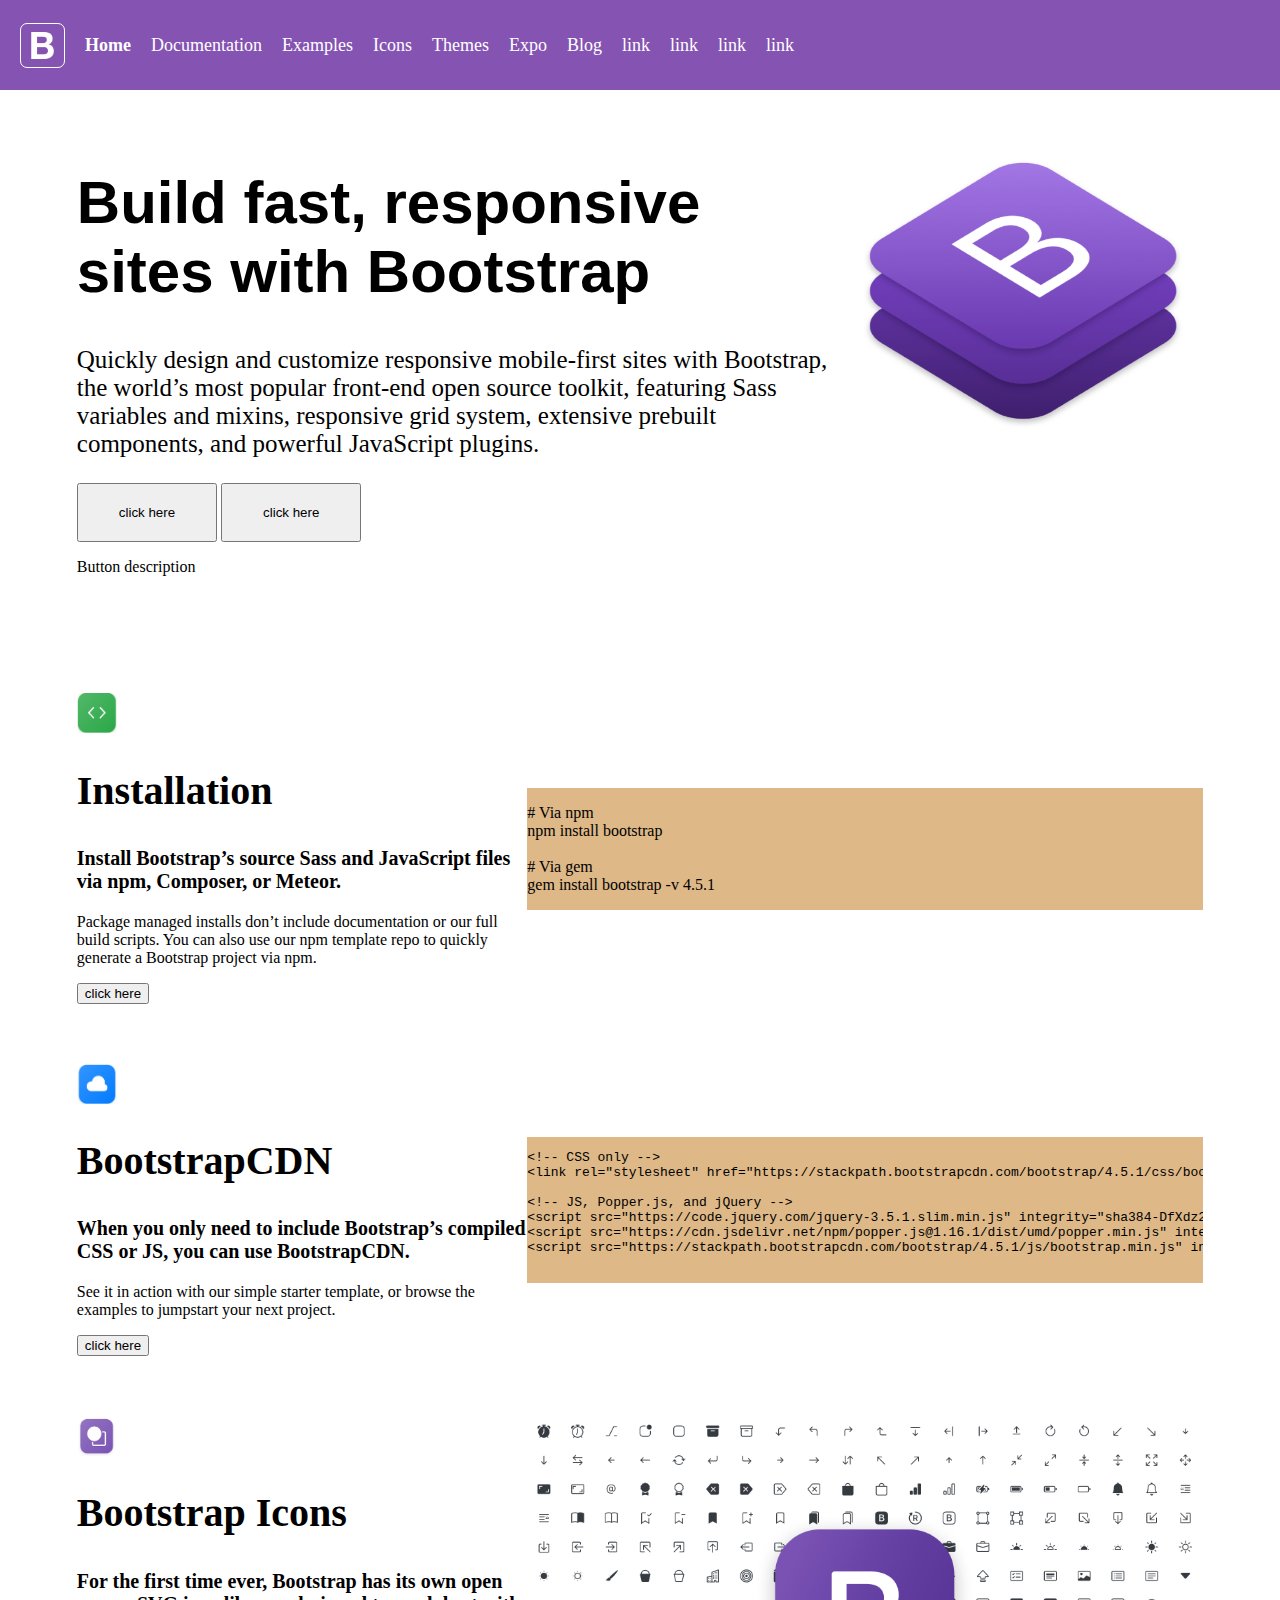
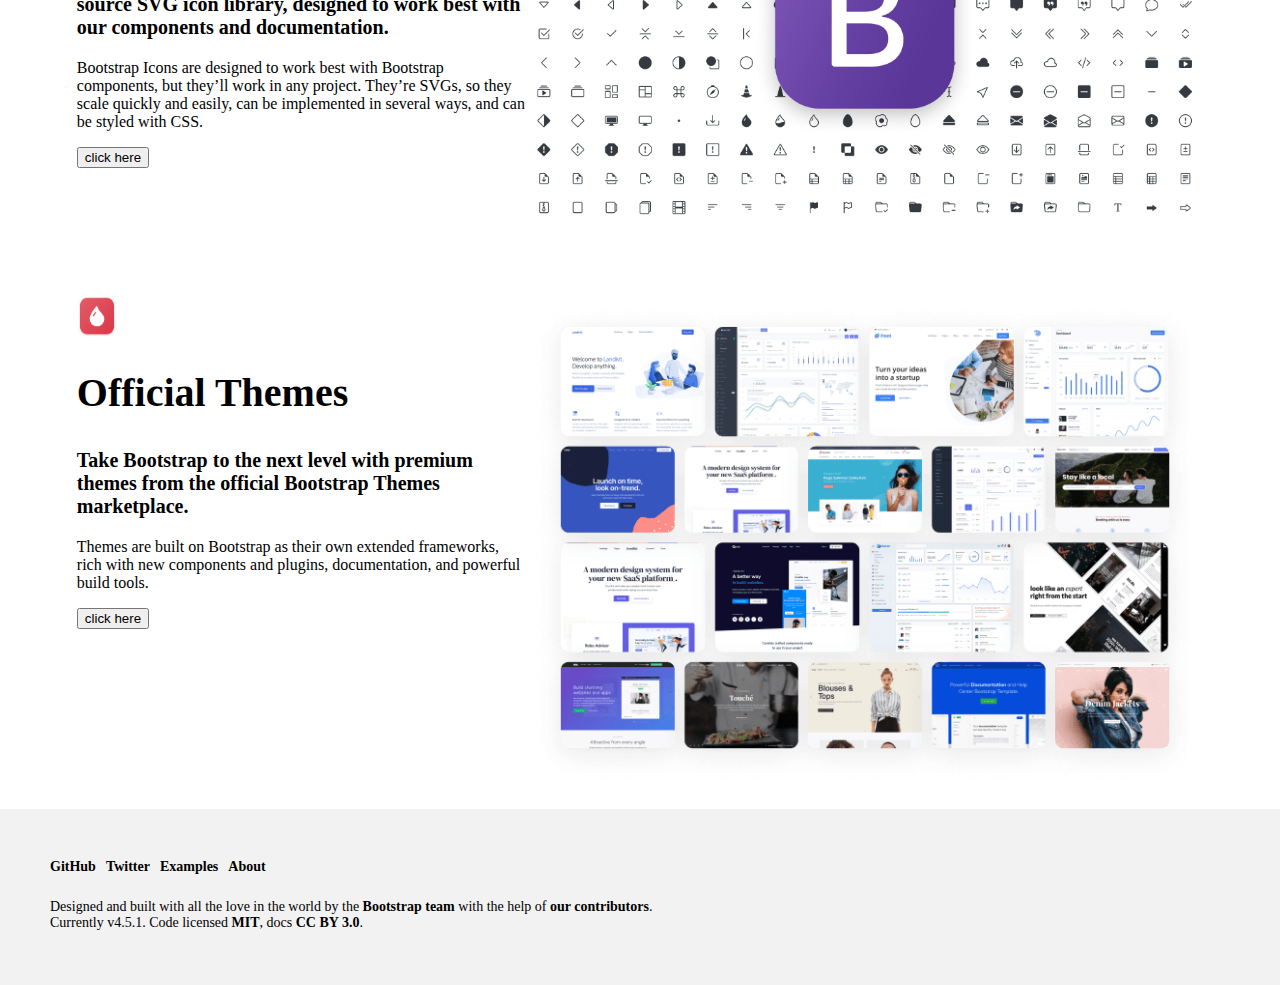
<file: precourse-part-2/bootstrap-clone/index.html>
<html>
<head>
  <meta charset="UTF-8">
  <title>Bootstrap Clone</title>
  <link rel="stylesheet" type="text/css" href="style.css">
</head>

<body>
  <!--       ----------------banner----------------------             -->
	<div class="banner-menu">
    <div id="banner-box-left" class="links-box left banner-box">
      <a><img src="Bootstrap-icon.png" name="bootstrap-icon" id="bootstrap-icon"></a>
      <a><strong>Home</strong></a>
      <a>Documentation</a>
      <a>Examples</a>
      <a>Icons</a>
      <a>Themes</a>
      <a>Expo</a>
      <a>Blog</a>
      
    </div>
    <div id="banner-box-right" class="links-box right">
      <a>link</a>
      <a>link</a>
      <a>link</a>
      <a>link</a>
    </div>
  </div>
  <!--       ----------------main section----------------------             -->
  <div class="main">
    <div class="primary-offer-box">
      <div class="primary-offer left">
        <h1>Build fast, responsive sites with Bootstrap</h1>
        <p>Quickly design and customize responsive mobile-first sites with Bootstrap, the world’s most popular front-end open source toolkit, featuring Sass variables and mixins, responsive grid system, extensive prebuilt components, and powerful JavaScript plugins.</p>
      </div>
      
      <div class="primary-offer-image-box left">
        <img class="primary-offer-image left" src="bootstrap-stacked-icon.png">
      </div>
    </div>
   
    <div class="primary-offer-button-box">
      <input type="submit" class="primary-offer-button" value="click here">
      <input type="submit" class="primary-offer-button" value="click here">
      <p>Button description</p>
    </div>
    
    <div class="secondary-offer-box">
      <div class="secondary-offer left">
        <img class="app-image" src="bootstrap-html-icon.png" height="40" width="40">
        <h2>Installation</h2>
        <h3>Install Bootstrap’s source Sass and JavaScript files via npm, Composer, or Meteor.</h3>
        <p>Package managed installs don’t include documentation or our full build scripts. You can also use our npm template repo to quickly generate a Bootstrap project via npm.</p>
        <input type="submit" value="click here" class="secondary-offer-button">
      </div>
      <div class="secondary-offer-image-box">
        <div class="secondary-offer-code">
          <p># Via npm<br>npm install bootstrap<br><br># Via gem<br>gem install bootstrap -v 4.5.1</p>
        </div>
      </div>
    </div>

    <div class="secondary-offer-box">
      <div class="secondary-offer left">
        <img class="app-image" src="bootstrap-cloud-icon.png" height="40" width="40">
        <h2>BootstrapCDN</h2>
        <h3>When you only need to include Bootstrap’s compiled CSS or JS, you can use BootstrapCDN.</h3>
        <p>See it in action with our simple starter template, or browse the examples to jumpstart your next project.</p>
        <input type="submit" value="click here" class="secondary-offer-button">
      </div>
      <div class="secondary-offer-image-box left">
        <div class="secondary-offer-code">
          <pre>
&lt;!-- CSS only --&gt;
&lt;link rel="stylesheet" href="https://stackpath.bootstrapcdn.com/bootstrap/4.5.1/css/bootstrap.min.css" integrity="sha384-VCmXjywReHh4PwowAiWNagnWcLhlEJLA5buUprzK8rxFgeH0kww/aWY76TfkUoSX" crossorigin="anonymous"&gt;
            
&lt;!-- JS, Popper.js, and jQuery --&gt;
&lt;script src="https://code.jquery.com/jquery-3.5.1.slim.min.js" integrity="sha384-DfXdz2htPH0lsSSs5nCTpuj/zy4C+OGpamoFVy38MVBnE+IbbVYUew+OrCXaRkfj" crossorigin="anonymous"&gt;&lt;/script&gt;
&lt;script src="https://cdn.jsdelivr.net/npm/popper.js@1.16.1/dist/umd/popper.min.js" integrity="sha384-9/reFTGAW83EW2RDu2S0VKaIzap3H66lZH81PoYlFhbGU+6BZp6G7niu735Sk7lN" crossorigin="anonymous"&gt;&lt;/script&gt;
&lt;script src="https://stackpath.bootstrapcdn.com/bootstrap/4.5.1/js/bootstrap.min.js" integrity="sha384-XEerZL0cuoUbHE4nZReLT7nx9gQrQreJekYhJD9WNWhH8nEW+0c5qq7aIo2Wl30J" crossorigin="anonymous"&gt;&lt;/script&gt;
          </pre>
        </div>
      </div>
    </div>

    <div class="secondary-offer-box">
      <div class="secondary-offer left">
        <img class="app-image" src="bootstrap-icons-icon.png" height="40" width="40">
        <h2>Bootstrap Icons</h2>
        <h3>For the first time ever, Bootstrap has its own open source SVG icon library, designed to work best with our components and documentation.</h3>
        <p>Bootstrap Icons are designed to work best with Bootstrap components, but they’ll work in any project. They’re SVGs, so they scale quickly and easily, can be implemented in several ways, and can be styled with CSS.</p>
        <input type="submit" value="click here" class="secondary-offer-button">
      </div>
      <div class="secondary-offer-image-box left">
        <img class="secondary-offer-image" src="bootstrap-icons-in-back.png">
      </div>
    </div>

    <div class="secondary-offer-box">
      <div class="secondary-offer left">
        <img class="app-image" src="bootstrap-themes-icon.png" height="40" width="40">
        <h2>Official Themes</h2>
        <h3>Take Bootstrap to the next level with premium themes from the official Bootstrap Themes marketplace.</h3>
        <p>Themes are built on Bootstrap as their own extended frameworks, rich with new components and plugins, documentation, and powerful build tools.</p>
        <input type="submit" value="click here" class="secondary-offer-button">
      </div>
      <div class="secondary-offer-image-box left">
        <img class="secondary-offer-image" src="bootstrap-themes.png">
      </div>
    </div>
  </div>
  <!--       ----------------footer----------------------             -->
  <div class="footer">
    <div class="links-box">
      <a>GitHub</a> 
      <a>Twitter</a> 
      <a>Examples</a>
      <a>About</a>
    </div>
    <p>Designed and built with all the love in the world by the <span><strong>Bootstrap team</strong></span> with the help of <span><strong>our contributors</strong></span>.
      <br>
      Currently v4.5.1. Code licensed <span><strong>MIT</strong></span>, docs <span><strong>CC BY 3.0</strong></span>.</p>
  </div>





</body>
</html>
</file>
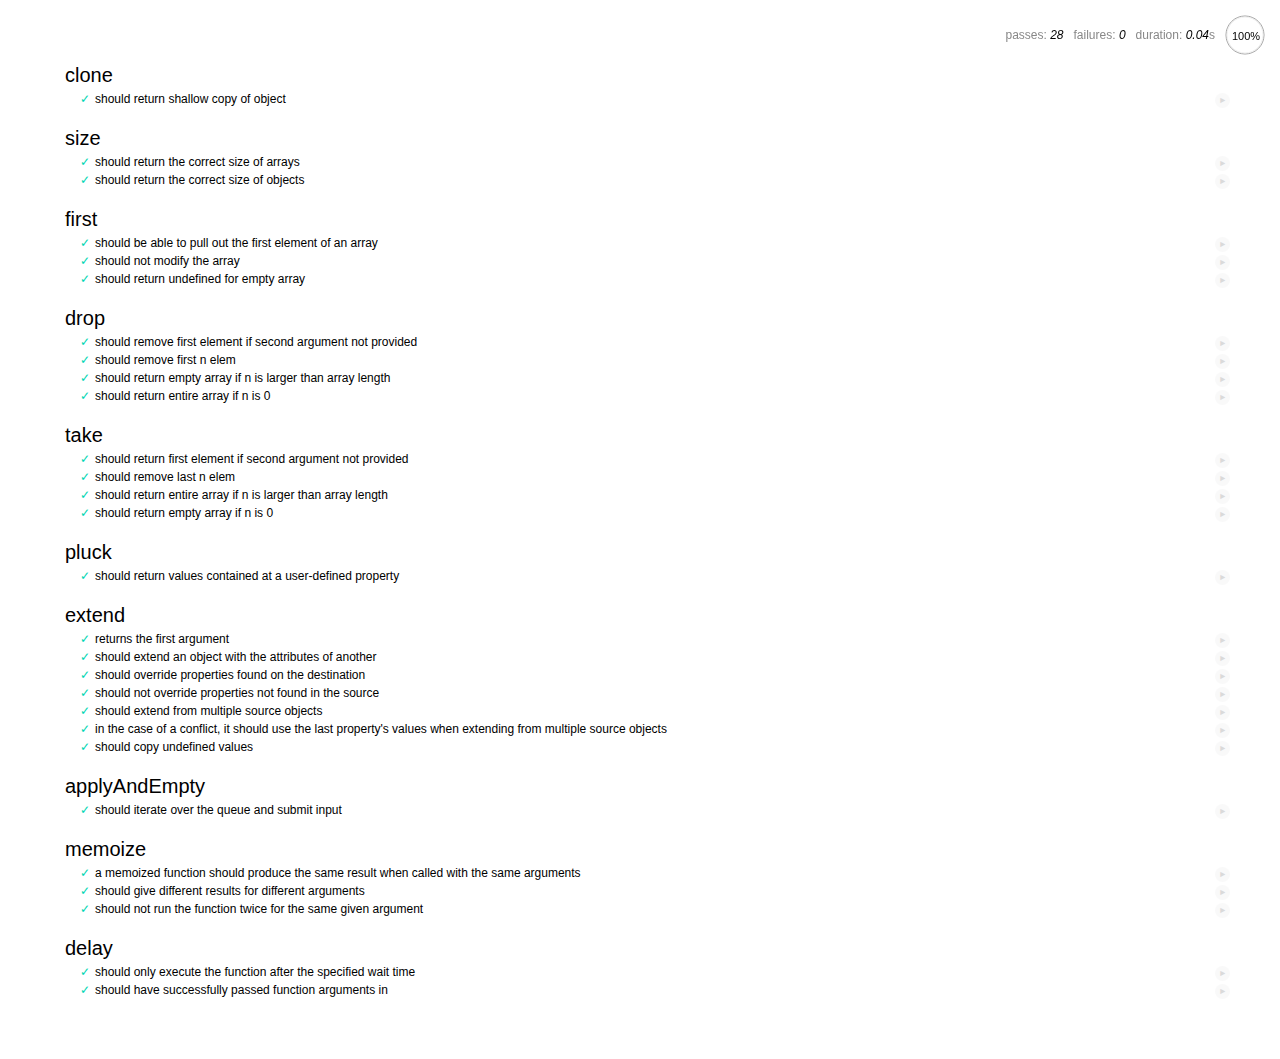
<file: precourse-part-2/fundamentals/index.html>
<html>
<head>
  <meta charset="UTF-8">
  <title>JS-Fundamental Test Suite</title>
  <link rel="stylesheet" href="test/lib/mocha/mocha.css" />
</head>
<script src="test/lib/scroll.js"></script>
<body onload="loadScroll()" onunload="saveScroll()">
  <div id="mocha"></div>
  <!-- <script src="test/lib/jquery/dist/jquery.js"></script> -->
  <script src="test/lib/sinonjs/sinon.js"></script>
  <script src="test/lib/mocha/mocha.js"></script>
  <script>mocha.setup('bdd')</script>
  <script src="test/lib/expect/index.js"></script>
  <script src="src/main.js"></script>
  <script src="test/index.js"></script>
  <script>
    mocha.globals();
    if (window.mochaPhantomJS) { mochaPhantomJS.run(); }
    else { mocha.run(); }
  </script>
</body>
</html>
</file>
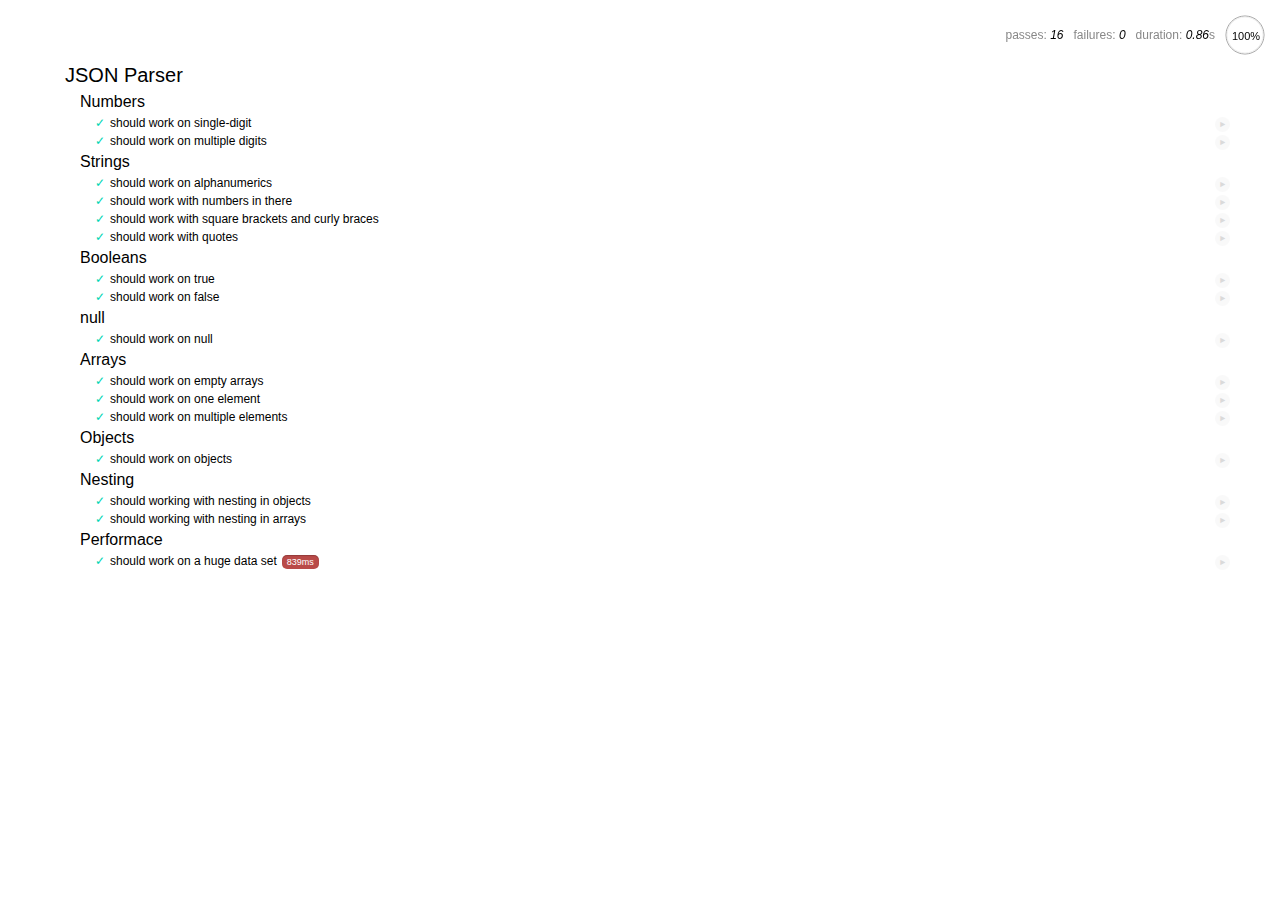
<file: precourse-part-3/json-parser/index.html>
<html>
<head>
  <meta charset="UTF-8">
  <title>JSON Parser</title>
  <link rel="stylesheet" href="test/lib/mocha/mocha.css" />
</head>
<script src="test/lib/scroll.js"></script>
<body onload="loadScroll()" onunload="saveScroll()">
  <div id="mocha"></div>
  <!-- <script src="test/lib/jquery/dist/jquery.js"></script> -->
  <script src="test/lib/mocha/mocha.js"></script>
  <script>mocha.setup('bdd')</script>
  <script src="test/lib/expect/index.js"></script>
  <script src="src/main.js"></script>
  <script src="test/test.js"></script>
  <script>
    mocha.globals();
    mocha.run();
  </script>
</body>
</html>
</file>
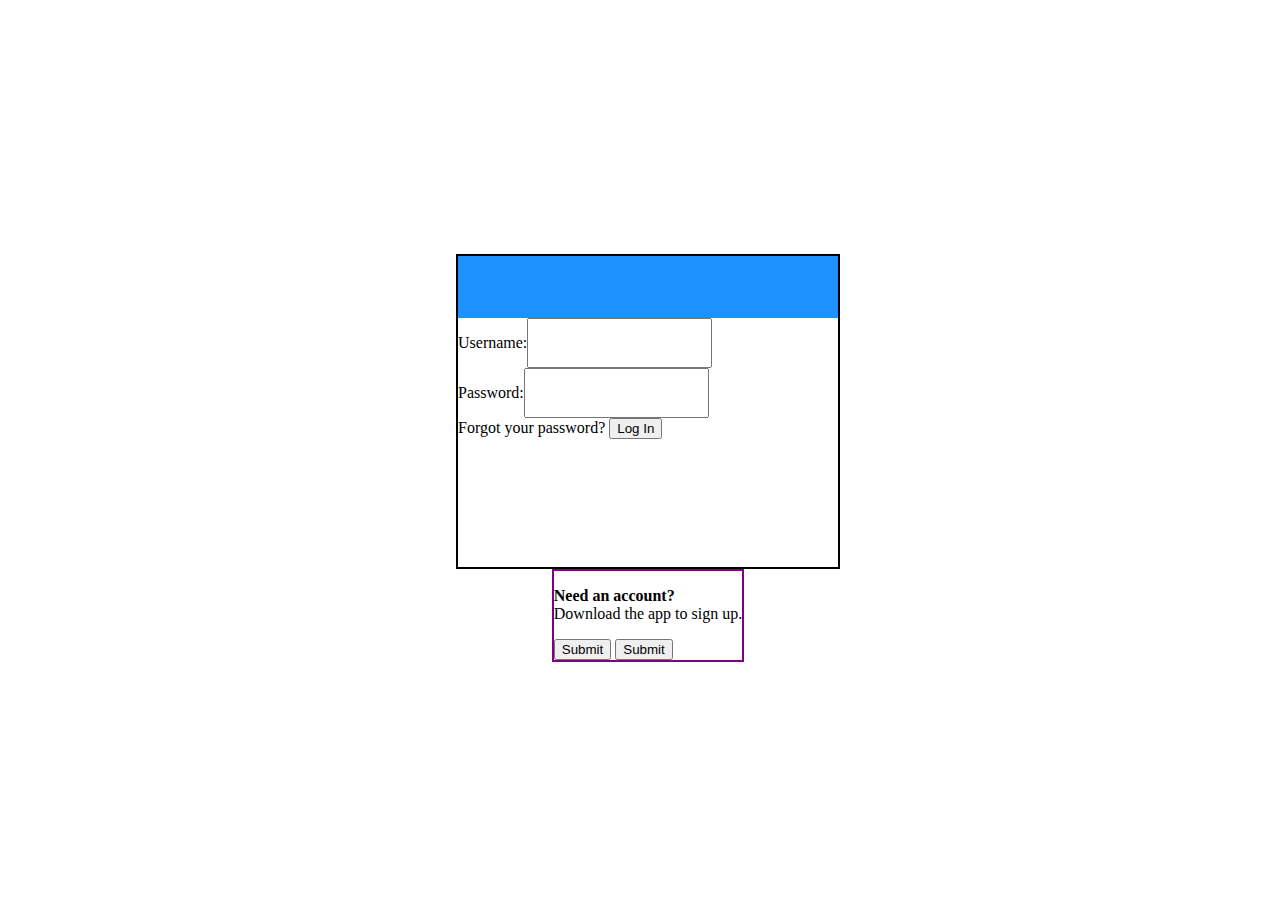
<file: precourse-part-3/instagram-clone/client/index.html>
<html>
<head>
  <meta charset="UTF-8">
  <title>Instagram Login</title>
  <script type='text/javascript' src='index.js'></script>
  <link rel="stylesheet" type="text/css" href="index.css">
</head>
<body>

	<!-- CODE HERE-->
  <div class="login-box">
    <div class="login-box-header">
      <img name="instagram-logo" class="instagram-logo">
    </div>
    <div class="login-main">
      <div class="username-container">
        <p>Username:</p>
        <input id="username-input" type="text" width="60">
      </div>
      <div class="password-container">
        <p>Password:</p>
        <input id="password-input" type="password" width="60">
      </div>
      <div class="forgot-and-login-container">
        <a class="forgot-link left">Forgot your password?</a>
        <input id="login-button" onclick="checkUsernamePasswordCombo();" type="submit" class="login-button" value="Log In">
      </div>
    </div>
  </div>

  <div class="under-login-container">
    <p><strong>Need an account?</strong><br>Download the app to sign up.</p>
    <div class="button-container">
      <input type="submit" class="apple">
      <input type="submit" class="google">
    </div>
  </div>


</body>
</html>
</file>
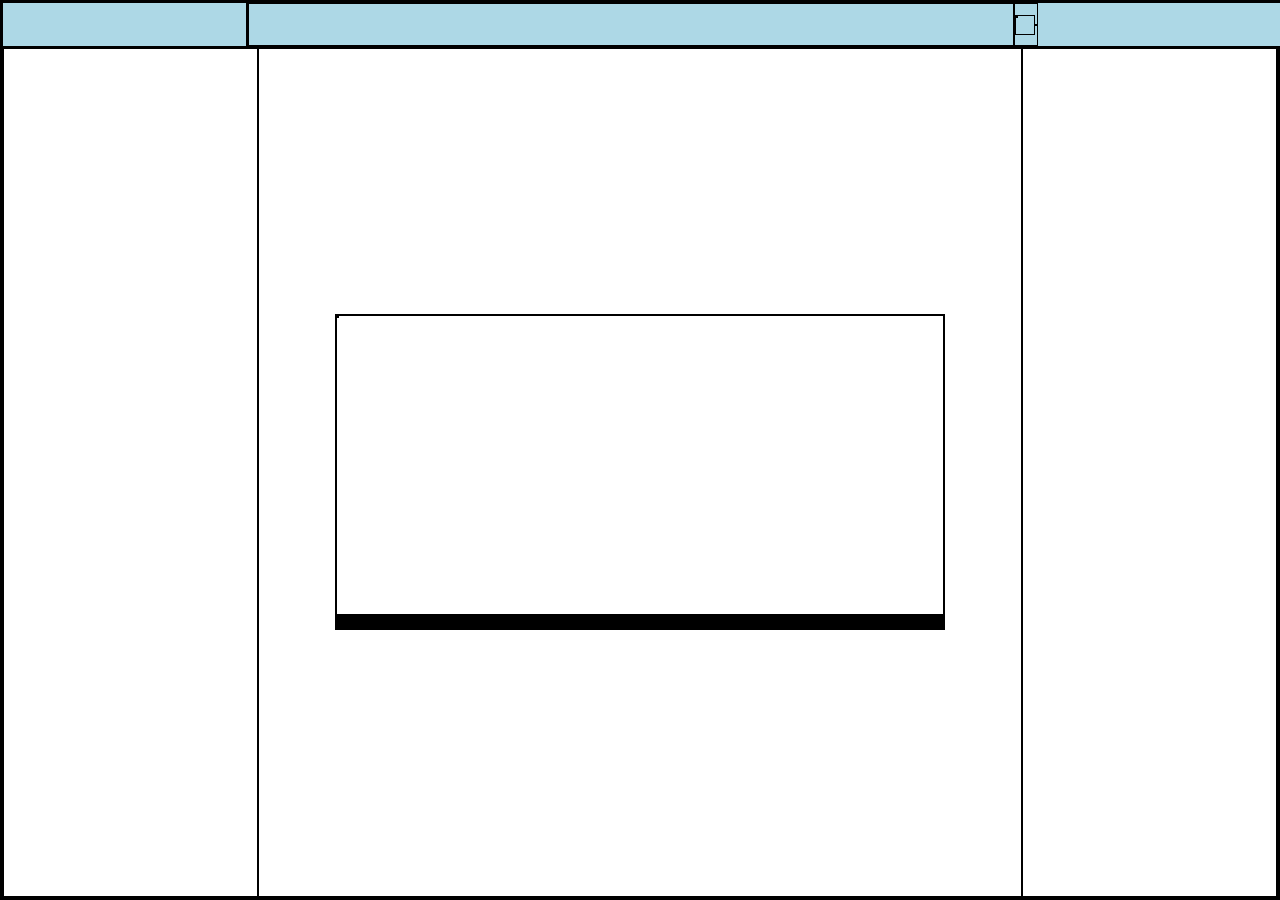
<file: precourse-part-3/instagram-clone/client/feed.html>
<html>
<head>
  <meta charset="UTF-8">
  <title>Instagram Feed</title>
  <script type='text/javascript' src='feed.js'></script>
  <link rel="stylesheet" type="text/css" href="feed.css">
</head>
<body>
  <!-- CODE HERE-->
  <!-- header -->
  <div class="header-box">
    <div class="home-button"></div>
    <div class="instagram-logo-box"></div>
    <div class="user-container">
      <div class="user-profile-picture-box">
        <img>
      </div>
      <p class="user"></p>
    </div>
  </div>

  <!-- main-body -->
  <div class="main-body">
    <!-- left bar -->
    <div class="left-bar"></div>

    <!-- central feed -->
    <div class="feed">
      <div class="feed-element">
        <div class="feed-element-image-box">
          <img >
        </div>
        <div class="image-footer-box">
          <div class="like-button"></div>
          <div class="like-list"></div>
          <div class="element-options"></div>
        </div>
        <div class="feed-element-text-box">
          <div class="post-user-icon"></div>
          <div class="post-text"></div>
        </div>
      </div>




    </div>

    <!-- right bar -->
    <div class="right-bar"></div>
  </div>
  

  
  





</body>
</html>
</file>
<file: precourse-part-2/bootstrap-clone/style.css>
* {
    box-sizing: border-box;
}
body {
    background-color: white;
    margin: 0 0;
}
h1 {
    font-size: 60;
    font-family: sans-serif;
}
h2 {
    font-size: 40;
}
h3 {
    font-size: 20;
}
p {
    font-size: 16;
}
.primary-offer p {
    font-size: 25;
}
.banner-menu {
    height: 10%;
    width: 100%;
    position: fixed;
    z-index: 2;
    top: 0px;
    display: inline-flex;
    background-color: rgb(133, 84, 179);
    align-items: center;
    padding: 0px 10px;
    
}
.banner-menu a {
    font-size: 18px;
    padding: 0px 10px;
    color: white;
}
.footer {
    padding: 40px 50px;
}
.footer a {
    font-size: 14px;
    padding: 0px 10px 0px 0px;
    color: black;
    font-weight: 600;
}
.footer p {
    font-size: 14;
}
.links-box {
    display: inline-flex;
    margin: 10px 0px;
    align-items: center;
}
.left {
    float: left;
}
.right {
    float: right;
}
.flex-right {
    right: 0%;
}
.main {
    margin: 10% 6% 0% 6%;
    width: 88%;
    position: relative;
    z-index: 1;
    display: inline-block;
}
.primary-offer-box {
    width: 100%;
    height: fit-content;
    position: relative;
    display: inline-block;
}
.primary-offer {
    width: 68%;
    height: 80%;
}
.primary-offer-image-box {
    width: 32%;
    height: 80%;
    display: inline-flex;
    justify-content: center;
    align-items: center;
    position: relative;
}
.primary-offer-image {
    max-width: 90%;
    max-height: 90%;
}
.primary-offer-button-box {
    width: 100%;
    height: 20%;
    display: inline-block;
}
.primary-offer-button {
    padding: 20px 40px;
}
.secondary-offer-box {
    width: 100%;
    margin: 30px 0px;
    height: fit-content;
    display: inline-flex;
    justify-content: center;
}
.secondary-offer {
    width: 40%;
    
    height: fit-content;
}
.secondary-offer-image-box {
    width: 60%;
    position: relative;
    display: inline-flex;
    justify-content: center;
    align-items: center;
}
.secondary-offer-image {
    max-width: 100%;
    max-height: 100%;
}
.secondary-offer-code {
    width: 100%;
    position: relative;
    display: inline-block;
    align-items: center;
    background-color: burlywood;
    overflow-inline: scroll;
    overflow-x: hidden;
    overflow-y: hidden;
}
.app.image {
    clear: both;
}
.secondary-offer.button {
    font-size: 20px;
    padding: 4px 4px;
}
.footer {
    width: 100%;
    background-color: #f2f2f2;
    display: inline-block;
}
#bootstrap-icon {
    background-color: white;
    height: 45px;
    width: 45px;
    border: 1px black solid;
    border-radius: 7px;
    filter: invert(1);
    background-color: rgb(122, 171, 76);
}
.banner-box-left {
    width: 70%;
}
.banner-box-right {
    width: 30%;
    justify-content: flex-end;
}
</file>
<file: precourse-part-2/fundamentals/test/lib/mocha/mocha.css>
@charset "utf-8";

body {
  margin:0;
}

#mocha {
  font: 20px/1.5 "Helvetica Neue", Helvetica, Arial, sans-serif;
  margin: 60px 50px;
}

#mocha ul,
#mocha li {
  margin: 0;
  padding: 0;
}

#mocha ul {
  list-style: none;
}

#mocha h1,
#mocha h2 {
  margin: 0;
}

#mocha h1 {
  margin-top: 15px;
  font-size: 1em;
  font-weight: 200;
}

#mocha h1 a {
  text-decoration: none;
  color: inherit;
}

#mocha h1 a:hover {
  text-decoration: underline;
}

#mocha .suite .suite h1 {
  margin-top: 0;
  font-size: .8em;
}

#mocha .hidden {
  display: none;
}

#mocha h2 {
  font-size: 12px;
  font-weight: normal;
  cursor: pointer;
}

#mocha .suite {
  margin-left: 15px;
}

#mocha .test {
  margin-left: 15px;
  overflow: hidden;
}

#mocha .test.pending:hover h2::after {
  content: '(pending)';
  font-family: arial, sans-serif;
}

#mocha .test.pass.medium .duration {
  background: #c09853;
}

#mocha .test.pass.slow .duration {
  background: #b94a48;
}

#mocha .test.pass::before {
  content: '✓';
  font-size: 12px;
  display: block;
  float: left;
  margin-right: 5px;
  color: #00d6b2;
}

#mocha .test.pass .duration {
  font-size: 9px;
  margin-left: 5px;
  padding: 2px 5px;
  color: #fff;
  -webkit-box-shadow: inset 0 1px 1px rgba(0,0,0,.2);
  -moz-box-shadow: inset 0 1px 1px rgba(0,0,0,.2);
  box-shadow: inset 0 1px 1px rgba(0,0,0,.2);
  -webkit-border-radius: 5px;
  -moz-border-radius: 5px;
  -ms-border-radius: 5px;
  -o-border-radius: 5px;
  border-radius: 5px;
}

#mocha .test.pass.fast .duration {
  display: none;
}

#mocha .test.pending {
  color: #0b97c4;
}

#mocha .test.pending::before {
  content: '◦';
  color: #0b97c4;
}

#mocha .test.fail {
  color: #c00;
}

#mocha .test.fail pre {
  color: black;
}

#mocha .test.fail::before {
  content: '✖';
  font-size: 12px;
  display: block;
  float: left;
  margin-right: 5px;
  color: #c00;
}

#mocha .test pre.error {
  color: #c00;
  max-height: 300px;
  overflow: auto;
}

/**
 * (1): approximate for browsers not supporting calc
 * (2): 42 = 2*15 + 2*10 + 2*1 (padding + margin + border)
 *      ^^ seriously
 */
#mocha .test pre {
  display: block;
  float: left;
  clear: left;
  font: 12px/1.5 monaco, monospace;
  margin: 5px;
  padding: 15px;
  border: 1px solid #eee;
  max-width: 85%; /*(1)*/
  max-width: calc(100% - 42px); /*(2)*/
  word-wrap: break-word;
  border-bottom-color: #ddd;
  -webkit-border-radius: 3px;
  -webkit-box-shadow: 0 1px 3px #eee;
  -moz-border-radius: 3px;
  -moz-box-shadow: 0 1px 3px #eee;
  border-radius: 3px;
}

#mocha .test h2 {
  position: relative;
}

#mocha .test a.replay {
  position: absolute;
  top: 3px;
  right: 0;
  text-decoration: none;
  vertical-align: middle;
  display: block;
  width: 15px;
  height: 15px;
  line-height: 15px;
  text-align: center;
  background: #eee;
  font-size: 15px;
  -moz-border-radius: 15px;
  border-radius: 15px;
  -webkit-transition: opacity 200ms;
  -moz-transition: opacity 200ms;
  transition: opacity 200ms;
  opacity: 0.3;
  color: #888;
}

#mocha .test:hover a.replay {
  opacity: 1;
}

#mocha-report.pass .test.fail {
  display: none;
}

#mocha-report.fail .test.pass {
  display: none;
}

#mocha-report.pending .test.pass,
#mocha-report.pending .test.fail {
  display: none;
}
#mocha-report.pending .test.pass.pending {
  display: block;
}

#mocha-error {
  color: #c00;
  font-size: 1.5em;
  font-weight: 100;
  letter-spacing: 1px;
}

#mocha-stats {
  position: fixed;
  top: 15px;
  right: 10px;
  font-size: 12px;
  margin: 0;
  color: #888;
  z-index: 1;
}

#mocha-stats .progress {
  float: right;
  padding-top: 0;
}

#mocha-stats em {
  color: black;
}

#mocha-stats a {
  text-decoration: none;
  color: inherit;
}

#mocha-stats a:hover {
  border-bottom: 1px solid #eee;
}

#mocha-stats li {
  display: inline-block;
  margin: 0 5px;
  list-style: none;
  padding-top: 11px;
}

#mocha-stats canvas {
  width: 40px;
  height: 40px;
}

#mocha code .comment { color: #ddd; }
#mocha code .init { color: #2f6fad; }
#mocha code .string { color: #5890ad; }
#mocha code .keyword { color: #8a6343; }
#mocha code .number { color: #2f6fad; }

@media screen and (max-device-width: 480px) {
  #mocha {
    margin: 60px 0px;
  }

  #mocha #stats {
    position: absolute;
  }
}
</file>
<file: precourse-part-3/json-parser/test/lib/mocha/mocha.css>
@charset "utf-8";

body {
  margin:0;
}

#mocha {
  font: 20px/1.5 "Helvetica Neue", Helvetica, Arial, sans-serif;
  margin: 60px 50px;
}

#mocha ul,
#mocha li {
  margin: 0;
  padding: 0;
}

#mocha ul {
  list-style: none;
}

#mocha h1,
#mocha h2 {
  margin: 0;
}

#mocha h1 {
  margin-top: 15px;
  font-size: 1em;
  font-weight: 200;
}

#mocha h1 a {
  text-decoration: none;
  color: inherit;
}

#mocha h1 a:hover {
  text-decoration: underline;
}

#mocha .suite .suite h1 {
  margin-top: 0;
  font-size: .8em;
}

#mocha .hidden {
  display: none;
}

#mocha h2 {
  font-size: 12px;
  font-weight: normal;
  cursor: pointer;
}

#mocha .suite {
  margin-left: 15px;
}

#mocha .test {
  margin-left: 15px;
  overflow: hidden;
}

#mocha .test.pending:hover h2::after {
  content: '(pending)';
  font-family: arial, sans-serif;
}

#mocha .test.pass.medium .duration {
  background: #c09853;
}

#mocha .test.pass.slow .duration {
  background: #b94a48;
}

#mocha .test.pass::before {
  content: '✓';
  font-size: 12px;
  display: block;
  float: left;
  margin-right: 5px;
  color: #00d6b2;
}

#mocha .test.pass .duration {
  font-size: 9px;
  margin-left: 5px;
  padding: 2px 5px;
  color: #fff;
  -webkit-box-shadow: inset 0 1px 1px rgba(0,0,0,.2);
  -moz-box-shadow: inset 0 1px 1px rgba(0,0,0,.2);
  box-shadow: inset 0 1px 1px rgba(0,0,0,.2);
  -webkit-border-radius: 5px;
  -moz-border-radius: 5px;
  -ms-border-radius: 5px;
  -o-border-radius: 5px;
  border-radius: 5px;
}

#mocha .test.pass.fast .duration {
  display: none;
}

#mocha .test.pending {
  color: #0b97c4;
}

#mocha .test.pending::before {
  content: '◦';
  color: #0b97c4;
}

#mocha .test.fail {
  color: #c00;
}

#mocha .test.fail pre {
  color: black;
}

#mocha .test.fail::before {
  content: '✖';
  font-size: 12px;
  display: block;
  float: left;
  margin-right: 5px;
  color: #c00;
}

#mocha .test pre.error {
  color: #c00;
  max-height: 300px;
  overflow: auto;
}

/**
 * (1): approximate for browsers not supporting calc
 * (2): 42 = 2*15 + 2*10 + 2*1 (padding + margin + border)
 *      ^^ seriously
 */
#mocha .test pre {
  display: block;
  float: left;
  clear: left;
  font: 12px/1.5 monaco, monospace;
  margin: 5px;
  padding: 15px;
  border: 1px solid #eee;
  max-width: 85%; /*(1)*/
  max-width: calc(100% - 42px); /*(2)*/
  word-wrap: break-word;
  border-bottom-color: #ddd;
  -webkit-border-radius: 3px;
  -webkit-box-shadow: 0 1px 3px #eee;
  -moz-border-radius: 3px;
  -moz-box-shadow: 0 1px 3px #eee;
  border-radius: 3px;
}

#mocha .test h2 {
  position: relative;
}

#mocha .test a.replay {
  position: absolute;
  top: 3px;
  right: 0;
  text-decoration: none;
  vertical-align: middle;
  display: block;
  width: 15px;
  height: 15px;
  line-height: 15px;
  text-align: center;
  background: #eee;
  font-size: 15px;
  -moz-border-radius: 15px;
  border-radius: 15px;
  -webkit-transition: opacity 200ms;
  -moz-transition: opacity 200ms;
  transition: opacity 200ms;
  opacity: 0.3;
  color: #888;
}

#mocha .test:hover a.replay {
  opacity: 1;
}

#mocha-report.pass .test.fail {
  display: none;
}

#mocha-report.fail .test.pass {
  display: none;
}

#mocha-report.pending .test.pass,
#mocha-report.pending .test.fail {
  display: none;
}
#mocha-report.pending .test.pass.pending {
  display: block;
}

#mocha-error {
  color: #c00;
  font-size: 1.5em;
  font-weight: 100;
  letter-spacing: 1px;
}

#mocha-stats {
  position: fixed;
  top: 15px;
  right: 10px;
  font-size: 12px;
  margin: 0;
  color: #888;
  z-index: 1;
}

#mocha-stats .progress {
  float: right;
  padding-top: 0;
}

#mocha-stats em {
  color: black;
}

#mocha-stats a {
  text-decoration: none;
  color: inherit;
}

#mocha-stats a:hover {
  border-bottom: 1px solid #eee;
}

#mocha-stats li {
  display: inline-block;
  margin: 0 5px;
  list-style: none;
  padding-top: 11px;
}

#mocha-stats canvas {
  width: 40px;
  height: 40px;
}

#mocha code .comment { color: #ddd; }
#mocha code .init { color: #2f6fad; }
#mocha code .string { color: #5890ad; }
#mocha code .keyword { color: #8a6343; }
#mocha code .number { color: #2f6fad; }

@media screen and (max-device-width: 480px) {
  #mocha {
    margin: 60px 0px;
  }

  #mocha #stats {
    position: absolute;
  }
}
</file>
<file: precourse-part-3/instagram-clone/client/index.css>
* {
    box-sizing: border-box;
}
body {
    display: inline-flex;
    justify-content: center;
    align-items: center;
    flex-direction: column;
    width:100%;
    height:100%;
}
.login-box {
    display: inline-flex;
    position: relative;
    flex-direction: column;
    width: 30%;
    height: 35%;
    border: 2px solid black;
}
.login-box-header {
    width: 100%;
    height: 20%;
    background-color: dodgerblue;
    display: flex;
    justify-content: center;
    align-items: center;
}
.login-main {
    width: 100%;
    height: 80%;
    display: inline-flex;
    flex-direction: column;
}
.username-container {
    display: inline-flex;
}
.username-container p {
    float: left;
}
.username-container input {
    float: right;
}
.password-container {
    display: inline-flex;
}
.password-container p {
    float: left;
}
.password-container input {
    float: right;
}
.under-login-container {
    border: 2px solid purple;
}
</file>
<file: precourse-part-3/instagram-clone/client/feed.css>
* {
    box-sizing: border-box;
    border: 1px solid black;
}
body {
    margin: 0 0;
}
.header-box {
    position: fixed;
    height: 5%;
    width: 100%;
    background-color: lightblue;
    display: flex;
    justify-content: center;
}
.home-button{
    position: relative;
    height: 100%;
    width: auto;

}
.instagram-logo-box{
    width: 60%;
    display: flex;
    justify-content: center;
}
.user-container{
    display: inline-flex;
    justify-content: center;
    align-items: center;

}
.user-profile-picture-box {
    width: 20px;
    height: 20px;
}
.user-container p {
    font-weight: bold;
    color: white;
}
.main-body {
    top: 5%;
    width: 100%;
    height: 95%;
    display: flex;
    position: relative;

}
.left-bar {
    position: relative;
    width: 20%;
    height: 100%;
}
.feed {
    position: relative;
    display: flex;
    width: 60%;
    height: 100%;
    justify-content: center;
    align-items: center;
    flex-direction: column;
}
.right-bar {
    position: relative;
    width: 20%;
    height: 100%;
}
.feed-element{
    width: 80%;
    min-height: 200px;

}
.feed-element-image-box{
    width: 100%;
    height: 300px;
}
.image-footer-box{

}
.like-button{

}
.like-list{

}
.element-options{

}
.feed-element-text-box{

}
.post-user-icon{

}
.post-text{

}
</file>
